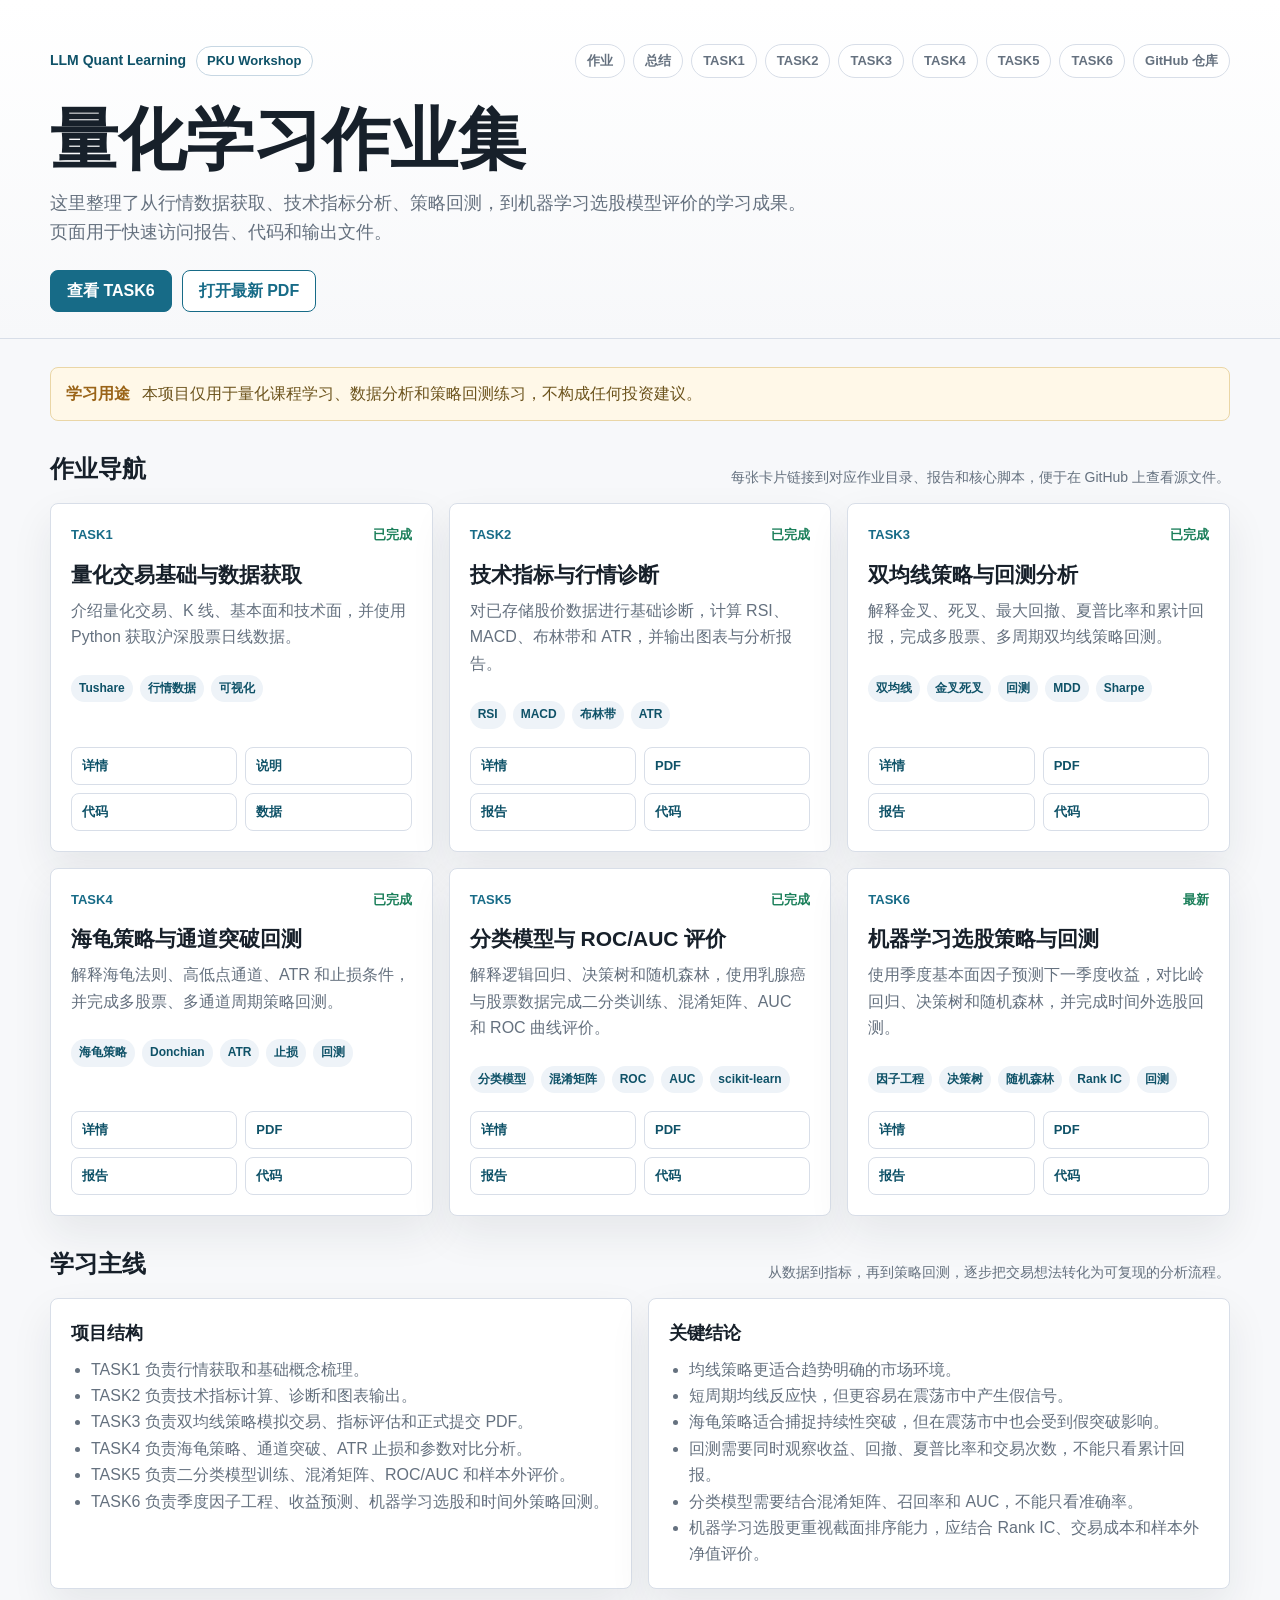
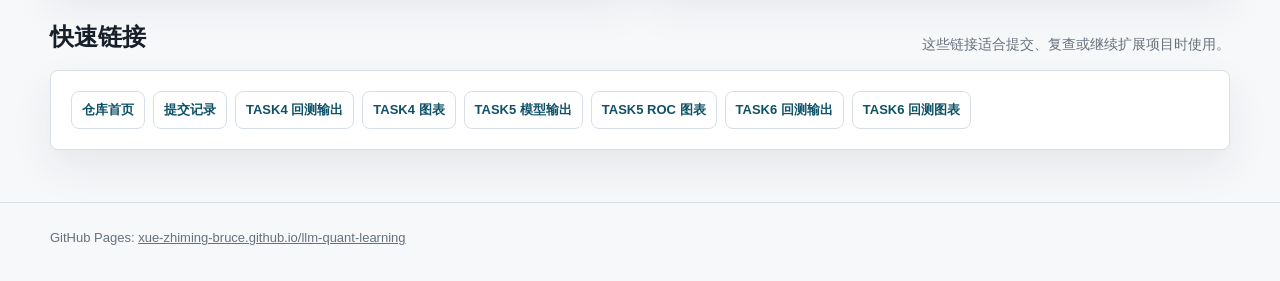
<file: docs/index.html>
<!doctype html>
<html lang="zh-CN">
  <head>
    <meta charset="utf-8" />
    <meta name="viewport" content="width=device-width, initial-scale=1" />
    <title>LLM Quant Learning | 量化学习作业集</title>
    <style>
      :root {
        color-scheme: light;
        --bg: #f7f8fa;
        --surface: #ffffff;
        --surface-soft: #eef3f8;
        --ink: #17202a;
        --muted: #65717f;
        --line: #d8dee8;
        --accent: #176b87;
        --accent-strong: #0f5268;
        --good: #1b7f5a;
        --warn: #9a6418;
        --shadow: 0 18px 42px rgba(25, 38, 52, 0.08);
      }

      * {
        box-sizing: border-box;
      }

      body {
        margin: 0;
        background: var(--bg);
        color: var(--ink);
        font-family:
          Inter, "PingFang SC", "Microsoft YaHei", "Noto Sans CJK SC", Arial,
          sans-serif;
        line-height: 1.65;
      }

      a {
        color: inherit;
      }

      .shell {
        width: min(1180px, calc(100% - 40px));
        margin: 0 auto;
      }

      header {
        padding: 44px 0 26px;
        border-bottom: 1px solid var(--line);
        background: linear-gradient(180deg, #ffffff 0%, #f7f8fa 100%);
      }

      .topline {
        display: flex;
        align-items: center;
        justify-content: space-between;
        gap: 16px;
        margin-bottom: 26px;
      }

      .brand {
        display: flex;
        flex-wrap: wrap;
        align-items: center;
        gap: 10px;
        color: var(--accent-strong);
        font-size: 14px;
        font-weight: 800;
      }

      .badge {
        display: inline-flex;
        align-items: center;
        min-height: 30px;
        padding: 0 10px;
        border: 1px solid #c7d7e3;
        border-radius: 999px;
        background: #ffffff;
        color: var(--accent-strong);
        font-size: 13px;
        font-weight: 700;
      }

      nav {
        display: flex;
        flex-wrap: wrap;
        gap: 8px;
      }

      nav a {
        min-height: 34px;
        padding: 5px 11px;
        border: 1px solid var(--line);
        border-radius: 999px;
        background: #ffffff;
        color: var(--muted);
        text-decoration: none;
        font-size: 13px;
        font-weight: 700;
      }

      nav a:hover,
      nav a:focus-visible {
        border-color: var(--accent);
        color: var(--accent);
        outline: none;
      }

      h1,
      h2,
      h3,
      p {
        margin-top: 0;
      }

      h1 {
        max-width: 820px;
        margin-bottom: 14px;
        font-size: clamp(34px, 6vw, 68px);
        line-height: 1.04;
        letter-spacing: 0;
      }

      .lead {
        max-width: 760px;
        margin-bottom: 22px;
        color: var(--muted);
        font-size: 18px;
      }

      .hero-actions {
        display: flex;
        flex-wrap: wrap;
        gap: 10px;
      }

      .button {
        display: inline-flex;
        align-items: center;
        justify-content: center;
        min-height: 42px;
        padding: 0 16px;
        border: 1px solid var(--accent);
        border-radius: 8px;
        background: var(--accent);
        color: #ffffff;
        text-decoration: none;
        font-weight: 800;
      }

      .button.secondary {
        background: #ffffff;
        color: var(--accent);
      }

      main {
        padding: 28px 0 52px;
      }

      .notice {
        display: grid;
        grid-template-columns: auto minmax(0, 1fr);
        gap: 12px;
        align-items: center;
        margin-bottom: 24px;
        padding: 13px 15px;
        border: 1px solid #ead6a6;
        border-radius: 8px;
        background: #fff8e8;
        color: #6c531c;
      }

      .notice strong {
        color: var(--warn);
      }

      .notice p {
        margin: 0;
      }

      .section-head {
        display: flex;
        align-items: end;
        justify-content: space-between;
        gap: 16px;
        margin: 28px 0 14px;
      }

      .section-head h2 {
        margin-bottom: 0;
        font-size: 24px;
      }

      .section-head p {
        max-width: 560px;
        margin-bottom: 0;
        color: var(--muted);
        font-size: 14px;
        text-align: right;
      }

      .grid {
        display: grid;
        grid-template-columns: repeat(3, minmax(0, 1fr));
        gap: 16px;
      }

      .card {
        display: flex;
        flex-direction: column;
        min-height: 320px;
        padding: 20px;
        border: 1px solid var(--line);
        border-radius: 8px;
        background: var(--surface);
        box-shadow: var(--shadow);
      }

      .card .meta {
        display: flex;
        align-items: center;
        justify-content: space-between;
        gap: 10px;
        margin-bottom: 16px;
      }

      .task-number {
        color: var(--accent);
        font-size: 13px;
        font-weight: 900;
        letter-spacing: 0;
      }

      .status {
        color: var(--good);
        font-size: 13px;
        font-weight: 800;
      }

      .card h3 {
        margin-bottom: 10px;
        font-size: 21px;
        line-height: 1.25;
      }

      .card p {
        color: var(--muted);
      }

      .tags {
        display: flex;
        flex-wrap: wrap;
        gap: 7px;
        margin: 8px 0 18px;
        padding: 0;
        list-style: none;
      }

      .tags li {
        padding: 4px 8px;
        border-radius: 999px;
        background: var(--surface-soft);
        color: var(--accent-strong);
        font-size: 12px;
        font-weight: 800;
      }

      .links {
        display: grid;
        grid-template-columns: repeat(2, minmax(0, 1fr));
        gap: 8px;
        margin-top: auto;
      }

      .links a,
      .link-row a {
        min-height: 38px;
        padding: 7px 10px;
        border: 1px solid var(--line);
        border-radius: 8px;
        background: #ffffff;
        color: var(--accent-strong);
        text-decoration: none;
        font-size: 13px;
        font-weight: 800;
      }

      .links a:hover,
      .links a:focus-visible,
      .link-row a:hover,
      .link-row a:focus-visible {
        border-color: var(--accent);
        background: #f2f8fb;
        outline: none;
      }

      .panel {
        padding: 20px;
        border: 1px solid var(--line);
        border-radius: 8px;
        background: var(--surface);
        box-shadow: var(--shadow);
      }

      .summary-grid {
        display: grid;
        grid-template-columns: 1fr 1fr;
        gap: 16px;
      }

      .panel h3 {
        margin-bottom: 8px;
        font-size: 18px;
      }

      .panel ul {
        margin: 0;
        padding-left: 20px;
        color: var(--muted);
      }

      .link-row {
        display: flex;
        flex-wrap: wrap;
        gap: 8px;
      }

      footer {
        padding: 24px 0 32px;
        border-top: 1px solid var(--line);
        color: var(--muted);
        font-size: 13px;
      }

      @media (max-width: 1100px) {
        .grid {
          grid-template-columns: repeat(2, minmax(0, 1fr));
        }
      }

      @media (max-width: 900px) {
        .topline,
        .section-head {
          align-items: flex-start;
          flex-direction: column;
        }

        .section-head p {
          text-align: left;
        }

        .summary-grid {
          grid-template-columns: 1fr;
        }
      }

      @media (max-width: 560px) {
        .shell {
          width: min(100% - 28px, 1180px);
        }

        header {
          padding-top: 28px;
        }

        h1 {
          font-size: 36px;
        }

        .lead {
          font-size: 16px;
        }

        .notice {
          grid-template-columns: 1fr;
        }

        .grid,
        .links {
          grid-template-columns: 1fr;
        }
      }
    </style>
  </head>
  <body>
    <header>
      <div class="shell">
        <div class="topline">
          <div class="brand">
            <span>LLM Quant Learning</span>
            <span class="badge">PKU Workshop</span>
          </div>
          <nav aria-label="页面导航">
            <a href="#tasks">作业</a>
            <a href="#summary">总结</a>
            <a href="task1.html">TASK1</a>
            <a href="task2.html">TASK2</a>
            <a href="task3.html">TASK3</a>
            <a href="task4.html">TASK4</a>
            <a href="task5.html">TASK5</a>
            <a href="task6.html">TASK6</a>
            <a href="https://github.com/Xue-Zhiming-Bruce/llm-quant-learning">GitHub 仓库</a>
          </nav>
        </div>
        <h1>量化学习作业集</h1>
        <p class="lead">
          这里整理了从行情数据获取、技术指标分析、策略回测，到机器学习选股模型评价的学习成果。页面用于快速访问报告、代码和输出文件。
        </p>
        <div class="hero-actions">
          <a class="button" href="task6.html">查看 TASK6</a>
          <a class="button secondary" href="files/%E8%96%9B%E6%99%BA%E9%B8%A3TASK6.pdf">打开最新 PDF</a>
        </div>
      </div>
    </header>

    <main class="shell">
      <section class="notice" aria-label="学习用途说明">
        <strong>学习用途</strong>
        <p>本项目仅用于量化课程学习、数据分析和策略回测练习，不构成任何投资建议。</p>
      </section>

      <section id="tasks" aria-labelledby="tasks-title">
        <div class="section-head">
          <h2 id="tasks-title">作业导航</h2>
          <p>每张卡片链接到对应作业目录、报告和核心脚本，便于在 GitHub 上查看源文件。</p>
        </div>

        <div class="grid">
          <article class="card">
            <div class="meta">
              <span class="task-number">TASK1</span>
              <span class="status">已完成</span>
            </div>
            <h3>量化交易基础与数据获取</h3>
            <p>介绍量化交易、K 线、基本面和技术面，并使用 Python 获取沪深股票日线数据。</p>
            <ul class="tags">
              <li>Tushare</li>
              <li>行情数据</li>
              <li>可视化</li>
            </ul>
            <div class="links">
              <a href="task1.html">详情</a>
              <a href="https://github.com/Xue-Zhiming-Bruce/llm-quant-learning/blob/main/TASK1/README.md">说明</a>
              <a href="https://github.com/Xue-Zhiming-Bruce/llm-quant-learning/blob/main/TASK1/fetch_stock_data.py">代码</a>
              <a href="https://github.com/Xue-Zhiming-Bruce/llm-quant-learning/blob/main/TASK1/data/688017.SH_daily_20250629_20260629.csv">数据</a>
            </div>
          </article>

          <article class="card">
            <div class="meta">
              <span class="task-number">TASK2</span>
              <span class="status">已完成</span>
            </div>
            <h3>技术指标与行情诊断</h3>
            <p>对已存储股价数据进行基础诊断，计算 RSI、MACD、布林带和 ATR，并输出图表与分析报告。</p>
            <ul class="tags">
              <li>RSI</li>
              <li>MACD</li>
              <li>布林带</li>
              <li>ATR</li>
            </ul>
            <div class="links">
              <a href="task2.html">详情</a>
              <a href="https://github.com/Xue-Zhiming-Bruce/llm-quant-learning/blob/main/TASK2/%E8%96%9B%E6%99%BA%E9%B8%A3TASK2.pdf">PDF</a>
              <a href="https://github.com/Xue-Zhiming-Bruce/llm-quant-learning/blob/main/TASK2/analysis_report.md">报告</a>
              <a href="https://github.com/Xue-Zhiming-Bruce/llm-quant-learning/blob/main/TASK2/analyze_technical_indicators.py">代码</a>
            </div>
          </article>

          <article class="card">
            <div class="meta">
              <span class="task-number">TASK3</span>
              <span class="status">已完成</span>
            </div>
            <h3>双均线策略与回测分析</h3>
            <p>解释金叉、死叉、最大回撤、夏普比率和累计回报，完成多股票、多周期双均线策略回测。</p>
            <ul class="tags">
              <li>双均线</li>
              <li>金叉死叉</li>
              <li>回测</li>
              <li>MDD</li>
              <li>Sharpe</li>
            </ul>
            <div class="links">
              <a href="task3.html">详情</a>
              <a href="https://github.com/Xue-Zhiming-Bruce/llm-quant-learning/blob/main/TASK3/%E8%96%9B%E6%99%BA%E9%B8%A3TASK3.pdf">PDF</a>
              <a href="https://github.com/Xue-Zhiming-Bruce/llm-quant-learning/blob/main/TASK3/analysis_report.md">报告</a>
              <a href="https://github.com/Xue-Zhiming-Bruce/llm-quant-learning/blob/main/TASK3/analyze_double_ma_strategy.py">代码</a>
            </div>
          </article>

          <article class="card">
            <div class="meta">
              <span class="task-number">TASK4</span>
              <span class="status">已完成</span>
            </div>
            <h3>海龟策略与通道突破回测</h3>
            <p>解释海龟法则、高低点通道、ATR 和止损条件，并完成多股票、多通道周期策略回测。</p>
            <ul class="tags">
              <li>海龟策略</li>
              <li>Donchian</li>
              <li>ATR</li>
              <li>止损</li>
              <li>回测</li>
            </ul>
            <div class="links">
              <a href="task4.html">详情</a>
              <a href="https://github.com/Xue-Zhiming-Bruce/llm-quant-learning/blob/main/TASK4/%E8%96%9B%E6%99%BA%E9%B8%A3TASK4.pdf">PDF</a>
              <a href="https://github.com/Xue-Zhiming-Bruce/llm-quant-learning/blob/main/TASK4/analysis_report.md">报告</a>
              <a href="https://github.com/Xue-Zhiming-Bruce/llm-quant-learning/blob/main/TASK4/analyze_turtle_strategy.py">代码</a>
            </div>
          </article>

          <article class="card">
            <div class="meta">
              <span class="task-number">TASK5</span>
              <span class="status">已完成</span>
            </div>
            <h3>分类模型与 ROC/AUC 评价</h3>
            <p>解释逻辑回归、决策树和随机森林，使用乳腺癌与股票数据完成二分类训练、混淆矩阵、AUC 和 ROC 曲线评价。</p>
            <ul class="tags">
              <li>分类模型</li>
              <li>混淆矩阵</li>
              <li>ROC</li>
              <li>AUC</li>
              <li>scikit-learn</li>
            </ul>
            <div class="links">
              <a href="task5.html">详情</a>
              <a href="files/%E8%96%9B%E6%99%BA%E9%B8%A3TASK5.pdf">PDF</a>
              <a href="https://github.com/Xue-Zhiming-Bruce/llm-quant-learning/blob/main/TASK5/analysis_report.md">报告</a>
              <a href="https://github.com/Xue-Zhiming-Bruce/llm-quant-learning/blob/main/TASK5/analyze_classification.py">代码</a>
            </div>
          </article>

          <article class="card">
            <div class="meta">
              <span class="task-number">TASK6</span>
              <span class="status">最新</span>
            </div>
            <h3>机器学习选股策略与回测</h3>
            <p>使用季度基本面因子预测下一季度收益，对比岭回归、决策树和随机森林，并完成时间外选股回测。</p>
            <ul class="tags">
              <li>因子工程</li>
              <li>决策树</li>
              <li>随机森林</li>
              <li>Rank IC</li>
              <li>回测</li>
            </ul>
            <div class="links">
              <a href="task6.html">详情</a>
              <a href="files/%E8%96%9B%E6%99%BA%E9%B8%A3TASK6.pdf">PDF</a>
              <a href="https://github.com/Xue-Zhiming-Bruce/llm-quant-learning/blob/main/TASK6/analysis_report.md">报告</a>
              <a href="https://github.com/Xue-Zhiming-Bruce/llm-quant-learning/blob/main/TASK6/analyze_ml_strategy.py">代码</a>
            </div>
          </article>
        </div>
      </section>

      <section id="summary" aria-labelledby="summary-title">
        <div class="section-head">
          <h2 id="summary-title">学习主线</h2>
          <p>从数据到指标，再到策略回测，逐步把交易想法转化为可复现的分析流程。</p>
        </div>

        <div class="summary-grid">
          <div class="panel">
            <h3>项目结构</h3>
            <ul>
              <li>TASK1 负责行情获取和基础概念梳理。</li>
              <li>TASK2 负责技术指标计算、诊断和图表输出。</li>
              <li>TASK3 负责双均线策略模拟交易、指标评估和正式提交 PDF。</li>
              <li>TASK4 负责海龟策略、通道突破、ATR 止损和参数对比分析。</li>
              <li>TASK5 负责二分类模型训练、混淆矩阵、ROC/AUC 和样本外评价。</li>
              <li>TASK6 负责季度因子工程、收益预测、机器学习选股和时间外策略回测。</li>
            </ul>
          </div>
          <div class="panel">
            <h3>关键结论</h3>
            <ul>
              <li>均线策略更适合趋势明确的市场环境。</li>
              <li>短周期均线反应快，但更容易在震荡市中产生假信号。</li>
              <li>海龟策略适合捕捉持续性突破，但在震荡市中也会受到假突破影响。</li>
              <li>回测需要同时观察收益、回撤、夏普比率和交易次数，不能只看累计回报。</li>
              <li>分类模型需要结合混淆矩阵、召回率和 AUC，不能只看准确率。</li>
              <li>机器学习选股更重视截面排序能力，应结合 Rank IC、交易成本和样本外净值评价。</li>
            </ul>
          </div>
        </div>
      </section>

      <section aria-labelledby="quick-links-title">
        <div class="section-head">
          <h2 id="quick-links-title">快速链接</h2>
          <p>这些链接适合提交、复查或继续扩展项目时使用。</p>
        </div>
        <div class="panel">
          <div class="link-row">
            <a href="https://github.com/Xue-Zhiming-Bruce/llm-quant-learning">仓库首页</a>
            <a href="https://github.com/Xue-Zhiming-Bruce/llm-quant-learning/commits/main">提交记录</a>
            <a href="https://github.com/Xue-Zhiming-Bruce/llm-quant-learning/tree/main/TASK4/output">TASK4 回测输出</a>
            <a href="https://github.com/Xue-Zhiming-Bruce/llm-quant-learning/tree/main/TASK4/figures">TASK4 图表</a>
            <a href="https://github.com/Xue-Zhiming-Bruce/llm-quant-learning/tree/main/TASK5/output">TASK5 模型输出</a>
            <a href="https://github.com/Xue-Zhiming-Bruce/llm-quant-learning/tree/main/TASK5/figures">TASK5 ROC 图表</a>
            <a href="https://github.com/Xue-Zhiming-Bruce/llm-quant-learning/tree/main/TASK6/output">TASK6 回测输出</a>
            <a href="https://github.com/Xue-Zhiming-Bruce/llm-quant-learning/tree/main/TASK6/figures">TASK6 回测图表</a>
          </div>
        </div>
      </section>
    </main>

    <footer>
      <div class="shell">
        GitHub Pages: <a href="https://xue-zhiming-bruce.github.io/llm-quant-learning/">xue-zhiming-bruce.github.io/llm-quant-learning</a>
      </div>
    </footer>
  </body>
</html>
</file>
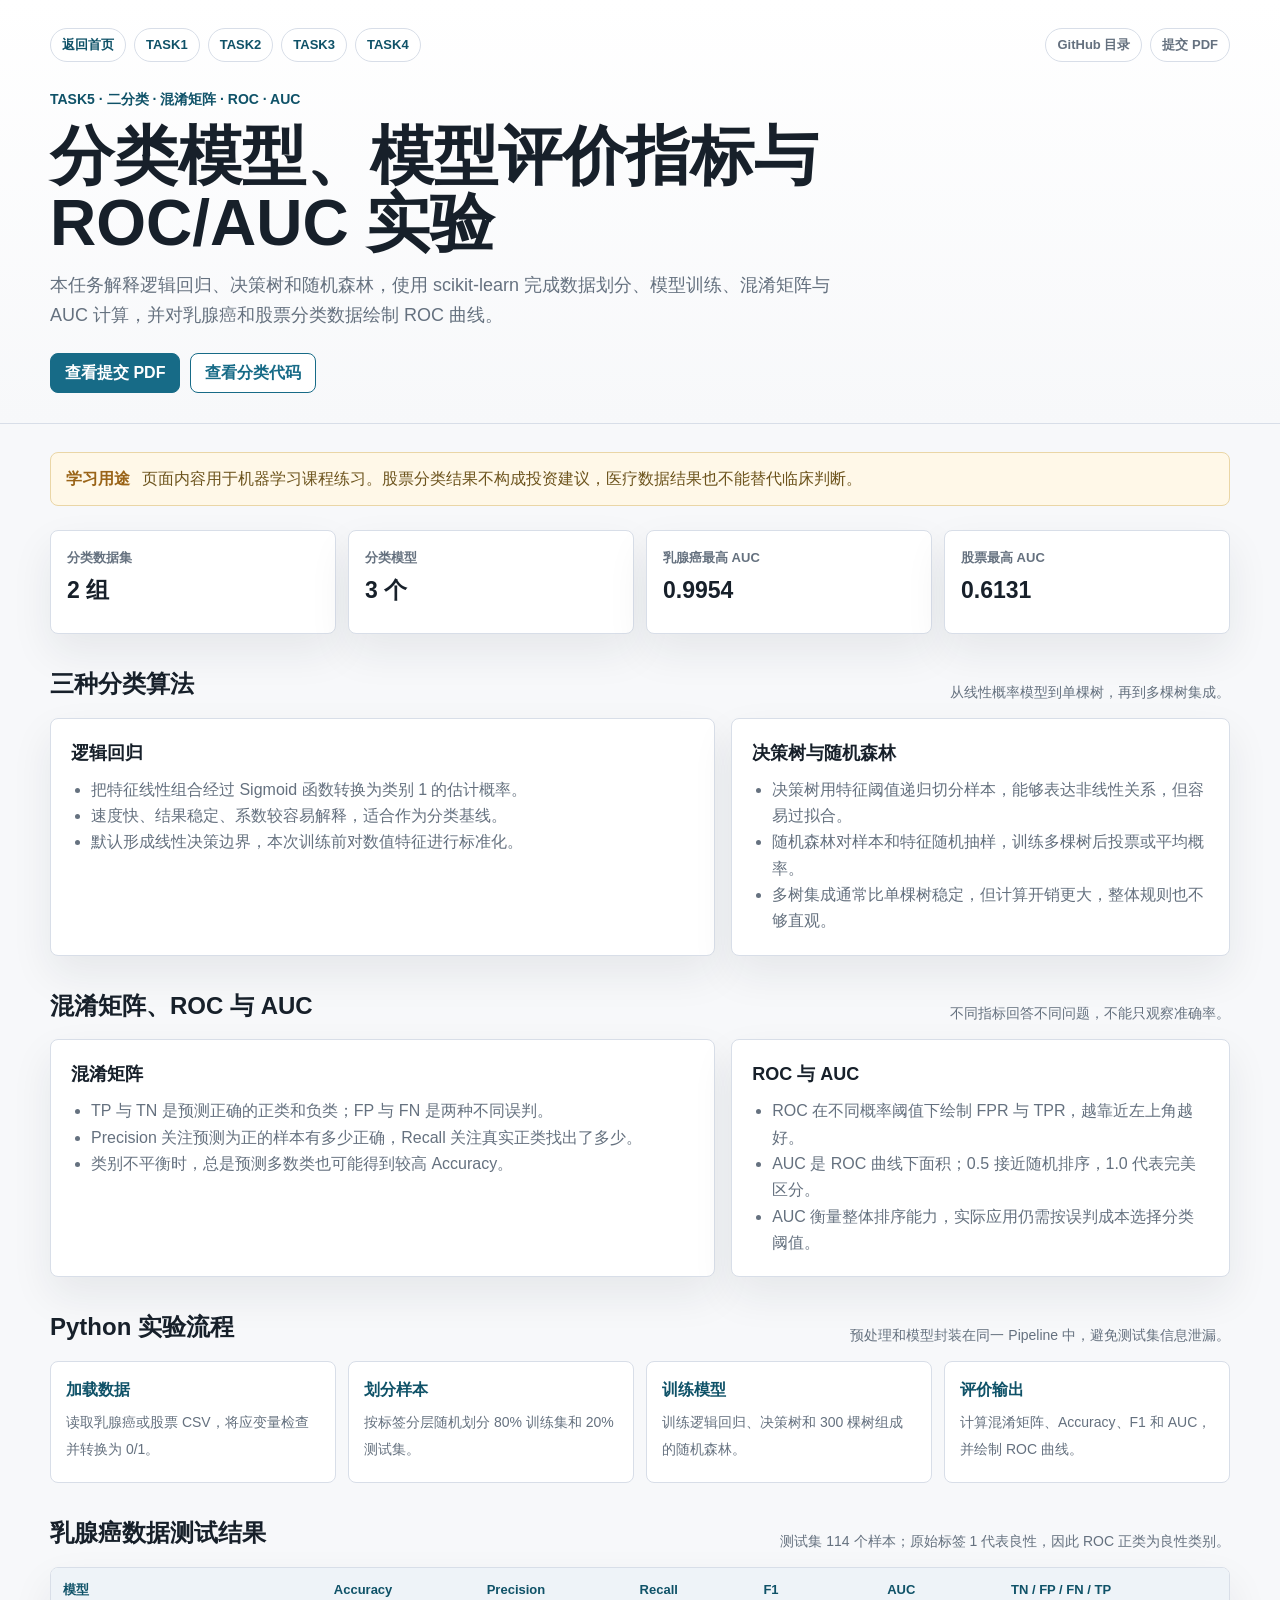
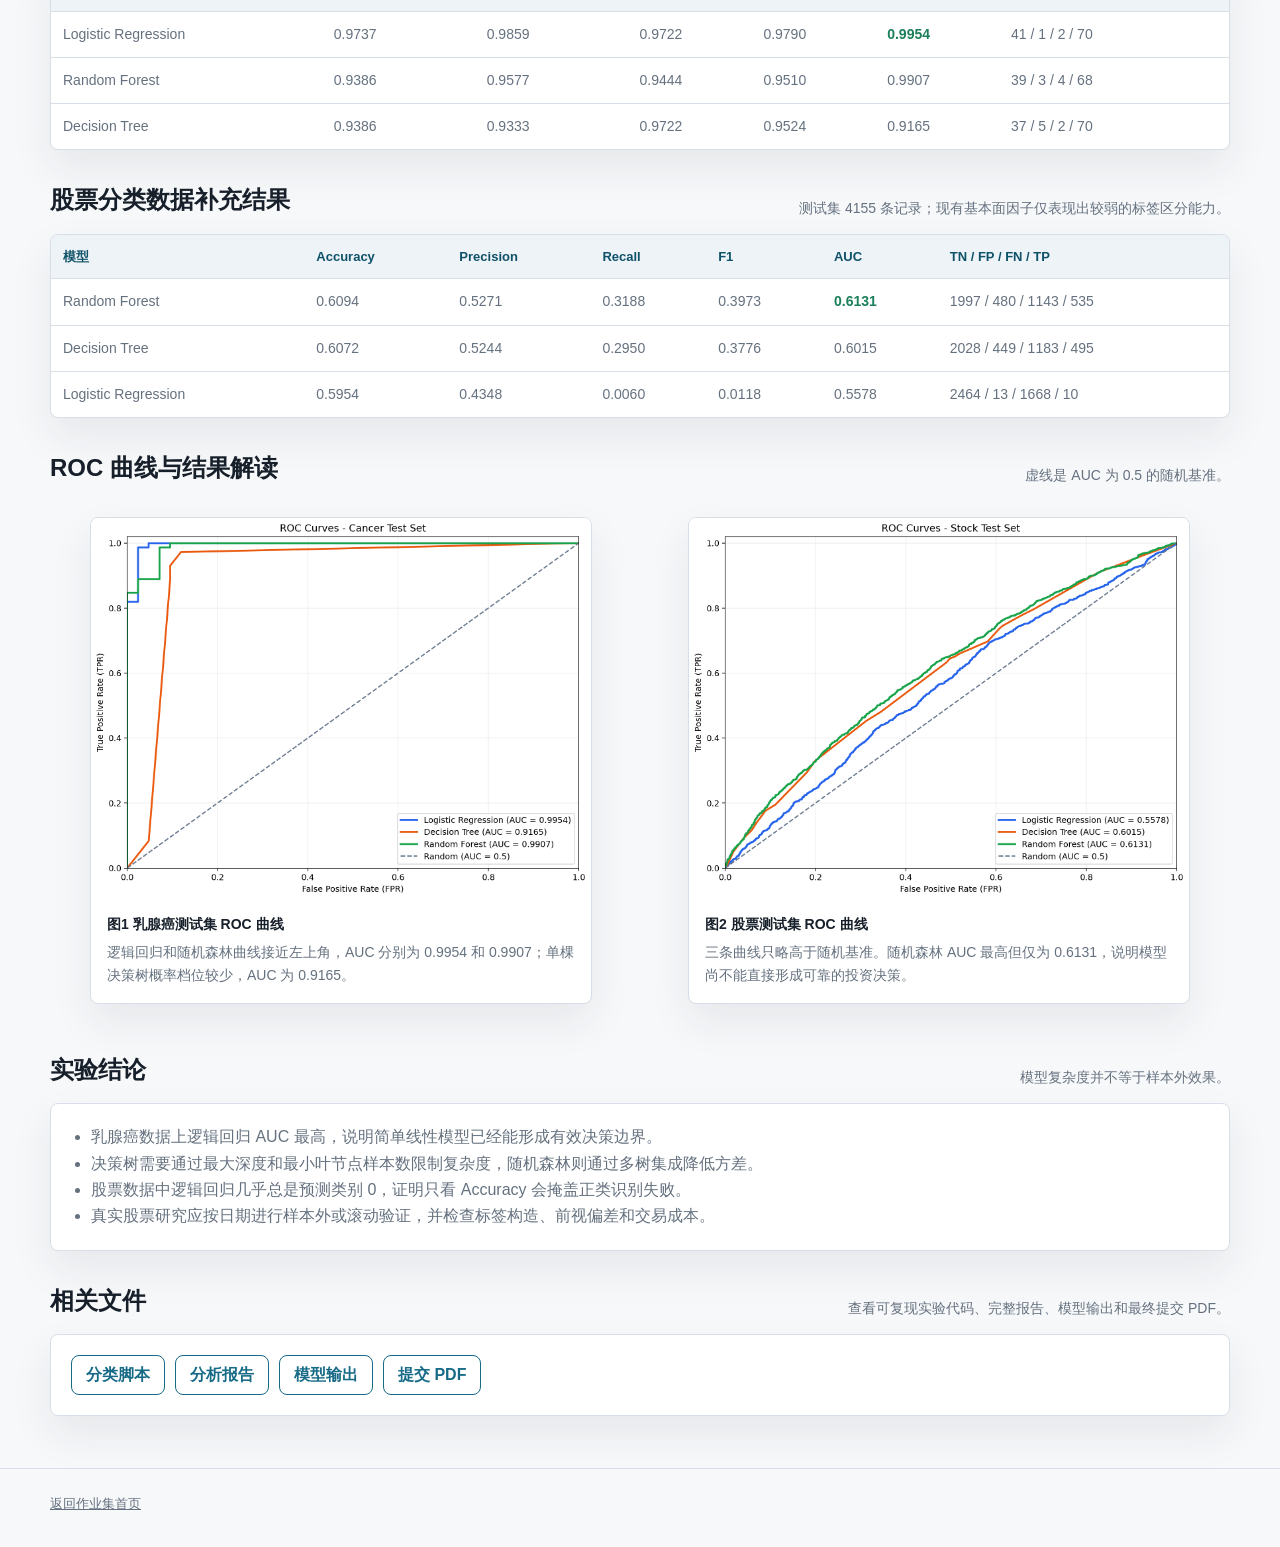
<file: docs/task5.html>
<!doctype html>
<html lang="zh-CN">
  <head>
    <meta charset="utf-8" />
    <meta name="viewport" content="width=device-width, initial-scale=1" />
    <title>TASK5 | 分类模型与 ROC/AUC 评价</title>
    <link rel="stylesheet" href="task-detail.css" />
  </head>
  <body>
    <header>
      <div class="shell">
        <div class="topline">
          <div class="brand">
            <a href="index.html">返回首页</a>
            <a href="task1.html">TASK1</a>
            <a href="task2.html">TASK2</a>
            <a href="task3.html">TASK3</a>
            <a href="task4.html">TASK4</a>
          </div>
          <nav aria-label="外部链接">
            <a href="https://github.com/Xue-Zhiming-Bruce/llm-quant-learning/tree/main/TASK5">GitHub 目录</a>
            <a href="files/%E8%96%9B%E6%99%BA%E9%B8%A3TASK5.pdf">提交 PDF</a>
          </nav>
        </div>
        <p class="eyebrow">TASK5 · 二分类 · 混淆矩阵 · ROC · AUC</p>
        <h1>分类模型、模型评价指标与 ROC/AUC 实验</h1>
        <p class="lead">
          本任务解释逻辑回归、决策树和随机森林，使用 scikit-learn 完成数据划分、模型训练、混淆矩阵与 AUC 计算，并对乳腺癌和股票分类数据绘制 ROC 曲线。
        </p>
        <div class="actions">
          <a class="button" href="files/%E8%96%9B%E6%99%BA%E9%B8%A3TASK5.pdf">查看提交 PDF</a>
          <a class="button secondary" href="https://github.com/Xue-Zhiming-Bruce/llm-quant-learning/blob/main/TASK5/analyze_classification.py">查看分类代码</a>
        </div>
      </div>
    </header>

    <main class="shell">
      <section class="notice" aria-label="学习用途说明">
        <strong>学习用途</strong>
        <p>页面内容用于机器学习课程练习。股票分类结果不构成投资建议，医疗数据结果也不能替代临床判断。</p>
      </section>

      <section class="stats" aria-label="任务概览">
        <article class="stat">
          <span>分类数据集</span>
          <strong>2 组</strong>
        </article>
        <article class="stat">
          <span>分类模型</span>
          <strong>3 个</strong>
        </article>
        <article class="stat">
          <span>乳腺癌最高 AUC</span>
          <strong>0.9954</strong>
        </article>
        <article class="stat">
          <span>股票最高 AUC</span>
          <strong>0.6131</strong>
        </article>
      </section>

      <section aria-labelledby="models-title">
        <div class="section-head">
          <h2 id="models-title">三种分类算法</h2>
          <p>从线性概率模型到单棵树，再到多棵树集成。</p>
        </div>
        <div class="two-column">
          <div class="panel">
            <h3>逻辑回归</h3>
            <ul>
              <li>把特征线性组合经过 Sigmoid 函数转换为类别 1 的估计概率。</li>
              <li>速度快、结果稳定、系数较容易解释，适合作为分类基线。</li>
              <li>默认形成线性决策边界，本次训练前对数值特征进行标准化。</li>
            </ul>
          </div>
          <div class="panel">
            <h3>决策树与随机森林</h3>
            <ul>
              <li>决策树用特征阈值递归切分样本，能够表达非线性关系，但容易过拟合。</li>
              <li>随机森林对样本和特征随机抽样，训练多棵树后投票或平均概率。</li>
              <li>多树集成通常比单棵树稳定，但计算开销更大，整体规则也不够直观。</li>
            </ul>
          </div>
        </div>
      </section>

      <section aria-labelledby="metrics-concept-title">
        <div class="section-head">
          <h2 id="metrics-concept-title">混淆矩阵、ROC 与 AUC</h2>
          <p>不同指标回答不同问题，不能只观察准确率。</p>
        </div>
        <div class="two-column">
          <div class="panel">
            <h3>混淆矩阵</h3>
            <ul>
              <li>TP 与 TN 是预测正确的正类和负类；FP 与 FN 是两种不同误判。</li>
              <li>Precision 关注预测为正的样本有多少正确，Recall 关注真实正类找出了多少。</li>
              <li>类别不平衡时，总是预测多数类也可能得到较高 Accuracy。</li>
            </ul>
          </div>
          <div class="panel">
            <h3>ROC 与 AUC</h3>
            <ul>
              <li>ROC 在不同概率阈值下绘制 FPR 与 TPR，越靠近左上角越好。</li>
              <li>AUC 是 ROC 曲线下面积；0.5 接近随机排序，1.0 代表完美区分。</li>
              <li>AUC 衡量整体排序能力，实际应用仍需按误判成本选择分类阈值。</li>
            </ul>
          </div>
        </div>
      </section>

      <section aria-labelledby="process-title">
        <div class="section-head">
          <h2 id="process-title">Python 实验流程</h2>
          <p>预处理和模型封装在同一 Pipeline 中，避免测试集信息泄漏。</p>
        </div>
        <ol class="process">
          <li>
            <strong>加载数据</strong>
            <span>读取乳腺癌或股票 CSV，将应变量检查并转换为 0/1。</span>
          </li>
          <li>
            <strong>划分样本</strong>
            <span>按标签分层随机划分 80% 训练集和 20% 测试集。</span>
          </li>
          <li>
            <strong>训练模型</strong>
            <span>训练逻辑回归、决策树和 300 棵树组成的随机森林。</span>
          </li>
          <li>
            <strong>评价输出</strong>
            <span>计算混淆矩阵、Accuracy、F1 和 AUC，并绘制 ROC 曲线。</span>
          </li>
        </ol>
      </section>

      <section aria-labelledby="cancer-results-title">
        <div class="section-head">
          <h2 id="cancer-results-title">乳腺癌数据测试结果</h2>
          <p>测试集 114 个样本；原始标签 1 代表良性，因此 ROC 正类为良性类别。</p>
        </div>
        <div class="table-wrap">
          <table>
            <thead>
              <tr>
                <th>模型</th>
                <th>Accuracy</th>
                <th>Precision</th>
                <th>Recall</th>
                <th>F1</th>
                <th>AUC</th>
                <th>TN / FP / FN / TP</th>
              </tr>
            </thead>
            <tbody>
              <tr>
                <td>Logistic Regression</td>
                <td>0.9737</td>
                <td>0.9859</td>
                <td>0.9722</td>
                <td>0.9790</td>
                <td class="positive">0.9954</td>
                <td>41 / 1 / 2 / 70</td>
              </tr>
              <tr>
                <td>Random Forest</td>
                <td>0.9386</td>
                <td>0.9577</td>
                <td>0.9444</td>
                <td>0.9510</td>
                <td>0.9907</td>
                <td>39 / 3 / 4 / 68</td>
              </tr>
              <tr>
                <td>Decision Tree</td>
                <td>0.9386</td>
                <td>0.9333</td>
                <td>0.9722</td>
                <td>0.9524</td>
                <td>0.9165</td>
                <td>37 / 5 / 2 / 70</td>
              </tr>
            </tbody>
          </table>
        </div>
      </section>

      <section aria-labelledby="stock-results-title">
        <div class="section-head">
          <h2 id="stock-results-title">股票分类数据补充结果</h2>
          <p>测试集 4155 条记录；现有基本面因子仅表现出较弱的标签区分能力。</p>
        </div>
        <div class="table-wrap">
          <table>
            <thead>
              <tr>
                <th>模型</th>
                <th>Accuracy</th>
                <th>Precision</th>
                <th>Recall</th>
                <th>F1</th>
                <th>AUC</th>
                <th>TN / FP / FN / TP</th>
              </tr>
            </thead>
            <tbody>
              <tr>
                <td>Random Forest</td>
                <td>0.6094</td>
                <td>0.5271</td>
                <td>0.3188</td>
                <td>0.3973</td>
                <td class="positive">0.6131</td>
                <td>1997 / 480 / 1143 / 535</td>
              </tr>
              <tr>
                <td>Decision Tree</td>
                <td>0.6072</td>
                <td>0.5244</td>
                <td>0.2950</td>
                <td>0.3776</td>
                <td>0.6015</td>
                <td>2028 / 449 / 1183 / 495</td>
              </tr>
              <tr>
                <td>Logistic Regression</td>
                <td>0.5954</td>
                <td>0.4348</td>
                <td>0.0060</td>
                <td>0.0118</td>
                <td>0.5578</td>
                <td>2464 / 13 / 1668 / 10</td>
              </tr>
            </tbody>
          </table>
        </div>
      </section>

      <section aria-labelledby="figures-title">
        <div class="section-head">
          <h2 id="figures-title">ROC 曲线与结果解读</h2>
          <p>虚线是 AUC 为 0.5 的随机基准。</p>
        </div>
        <div class="figures">
          <figure class="figure-card">
            <img src="assets/task5_roc_cancer.png" alt="乳腺癌测试集三种分类模型 ROC 曲线" />
            <figcaption>
              <strong>图1 乳腺癌测试集 ROC 曲线</strong>
              逻辑回归和随机森林曲线接近左上角，AUC 分别为 0.9954 和 0.9907；单棵决策树概率档位较少，AUC 为 0.9165。
            </figcaption>
          </figure>
          <figure class="figure-card">
            <img src="assets/task5_roc_stock.png" alt="股票测试集三种分类模型 ROC 曲线" />
            <figcaption>
              <strong>图2 股票测试集 ROC 曲线</strong>
              三条曲线只略高于随机基准。随机森林 AUC 最高但仅为 0.6131，说明模型尚不能直接形成可靠的投资决策。
            </figcaption>
          </figure>
        </div>
      </section>

      <section aria-labelledby="takeaway-title">
        <div class="section-head">
          <h2 id="takeaway-title">实验结论</h2>
          <p>模型复杂度并不等于样本外效果。</p>
        </div>
        <div class="panel">
          <ul>
            <li>乳腺癌数据上逻辑回归 AUC 最高，说明简单线性模型已经能形成有效决策边界。</li>
            <li>决策树需要通过最大深度和最小叶节点样本数限制复杂度，随机森林则通过多树集成降低方差。</li>
            <li>股票数据中逻辑回归几乎总是预测类别 0，证明只看 Accuracy 会掩盖正类识别失败。</li>
            <li>真实股票研究应按日期进行样本外或滚动验证，并检查标签构造、前视偏差和交易成本。</li>
          </ul>
        </div>
      </section>

      <section aria-labelledby="files-title">
        <div class="section-head">
          <h2 id="files-title">相关文件</h2>
          <p>查看可复现实验代码、完整报告、模型输出和最终提交 PDF。</p>
        </div>
        <div class="panel">
          <div class="link-row">
            <a href="https://github.com/Xue-Zhiming-Bruce/llm-quant-learning/blob/main/TASK5/analyze_classification.py">分类脚本</a>
            <a href="https://github.com/Xue-Zhiming-Bruce/llm-quant-learning/blob/main/TASK5/analysis_report.md">分析报告</a>
            <a href="https://github.com/Xue-Zhiming-Bruce/llm-quant-learning/tree/main/TASK5/output">模型输出</a>
            <a href="files/%E8%96%9B%E6%99%BA%E9%B8%A3TASK5.pdf">提交 PDF</a>
          </div>
        </div>
      </section>
    </main>

    <footer>
      <div class="shell">
        <a href="index.html">返回作业集首页</a>
      </div>
    </footer>
  </body>
</html>
</file>
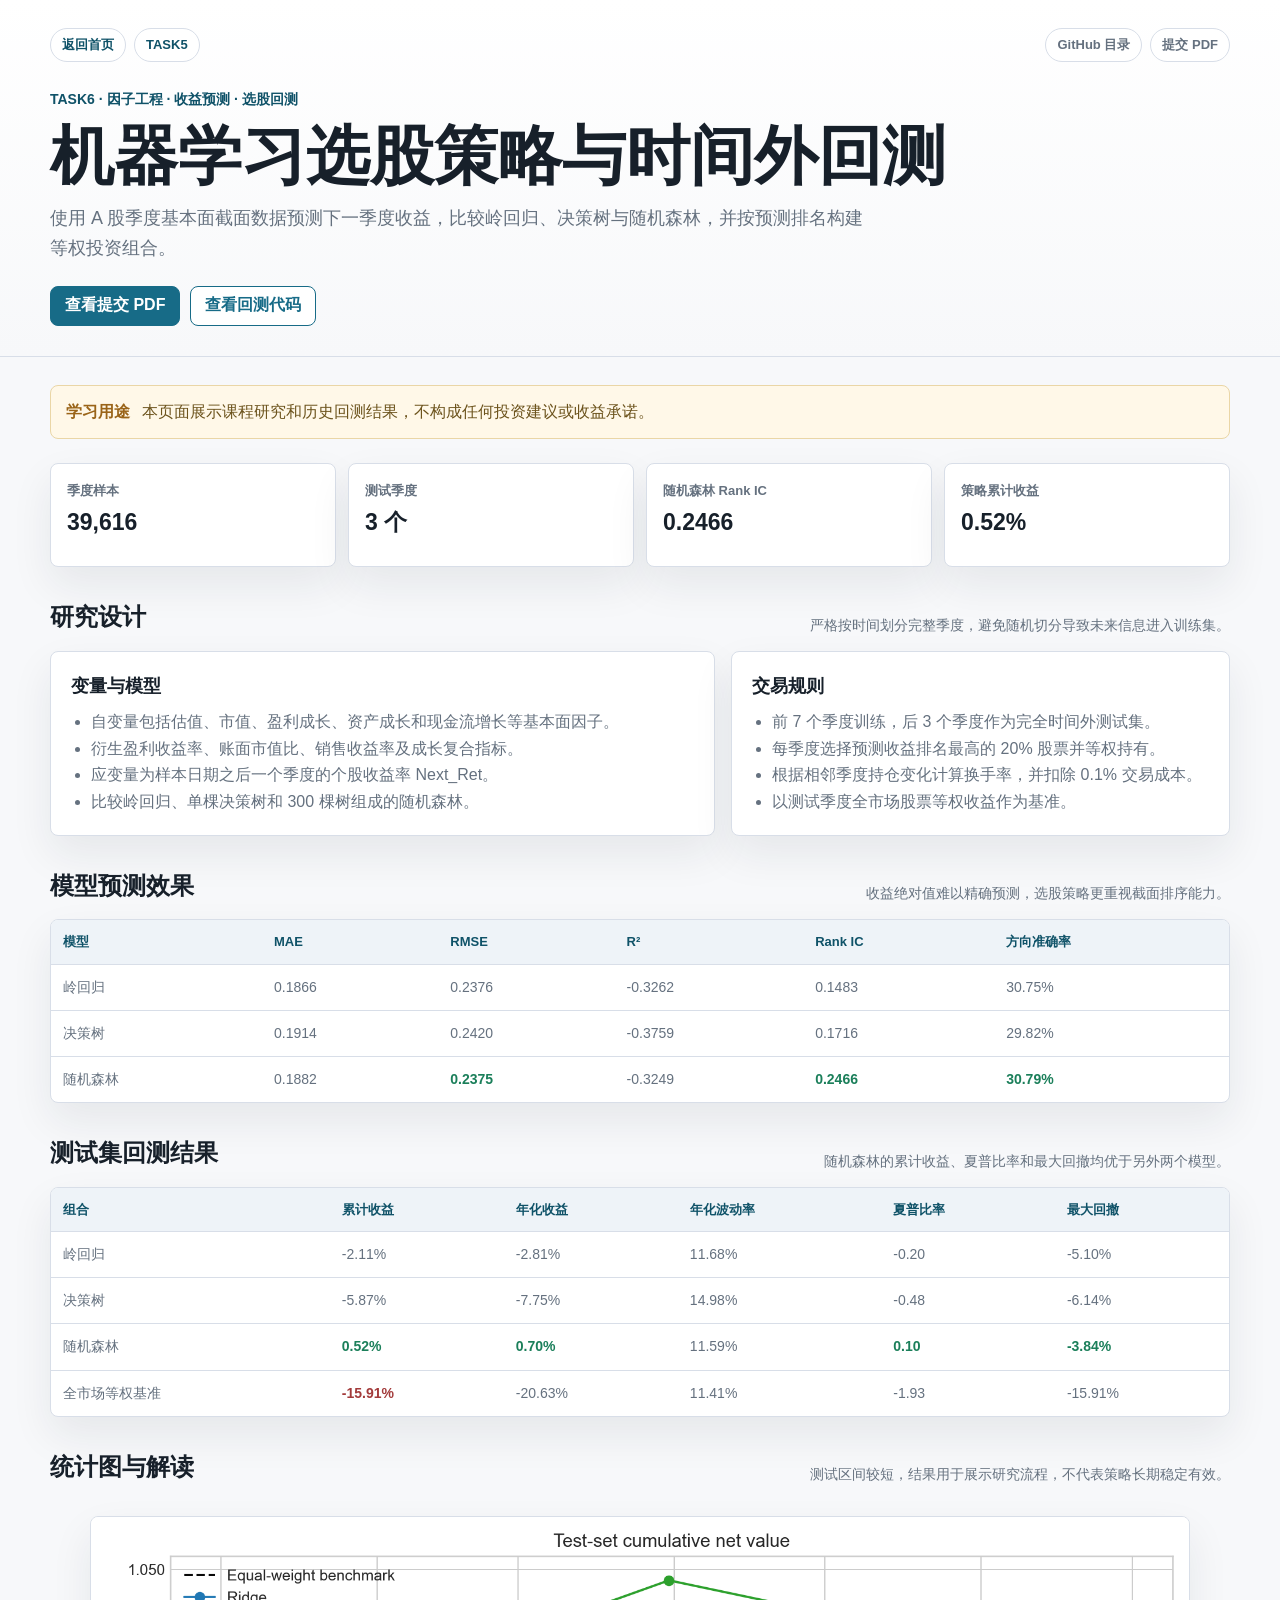
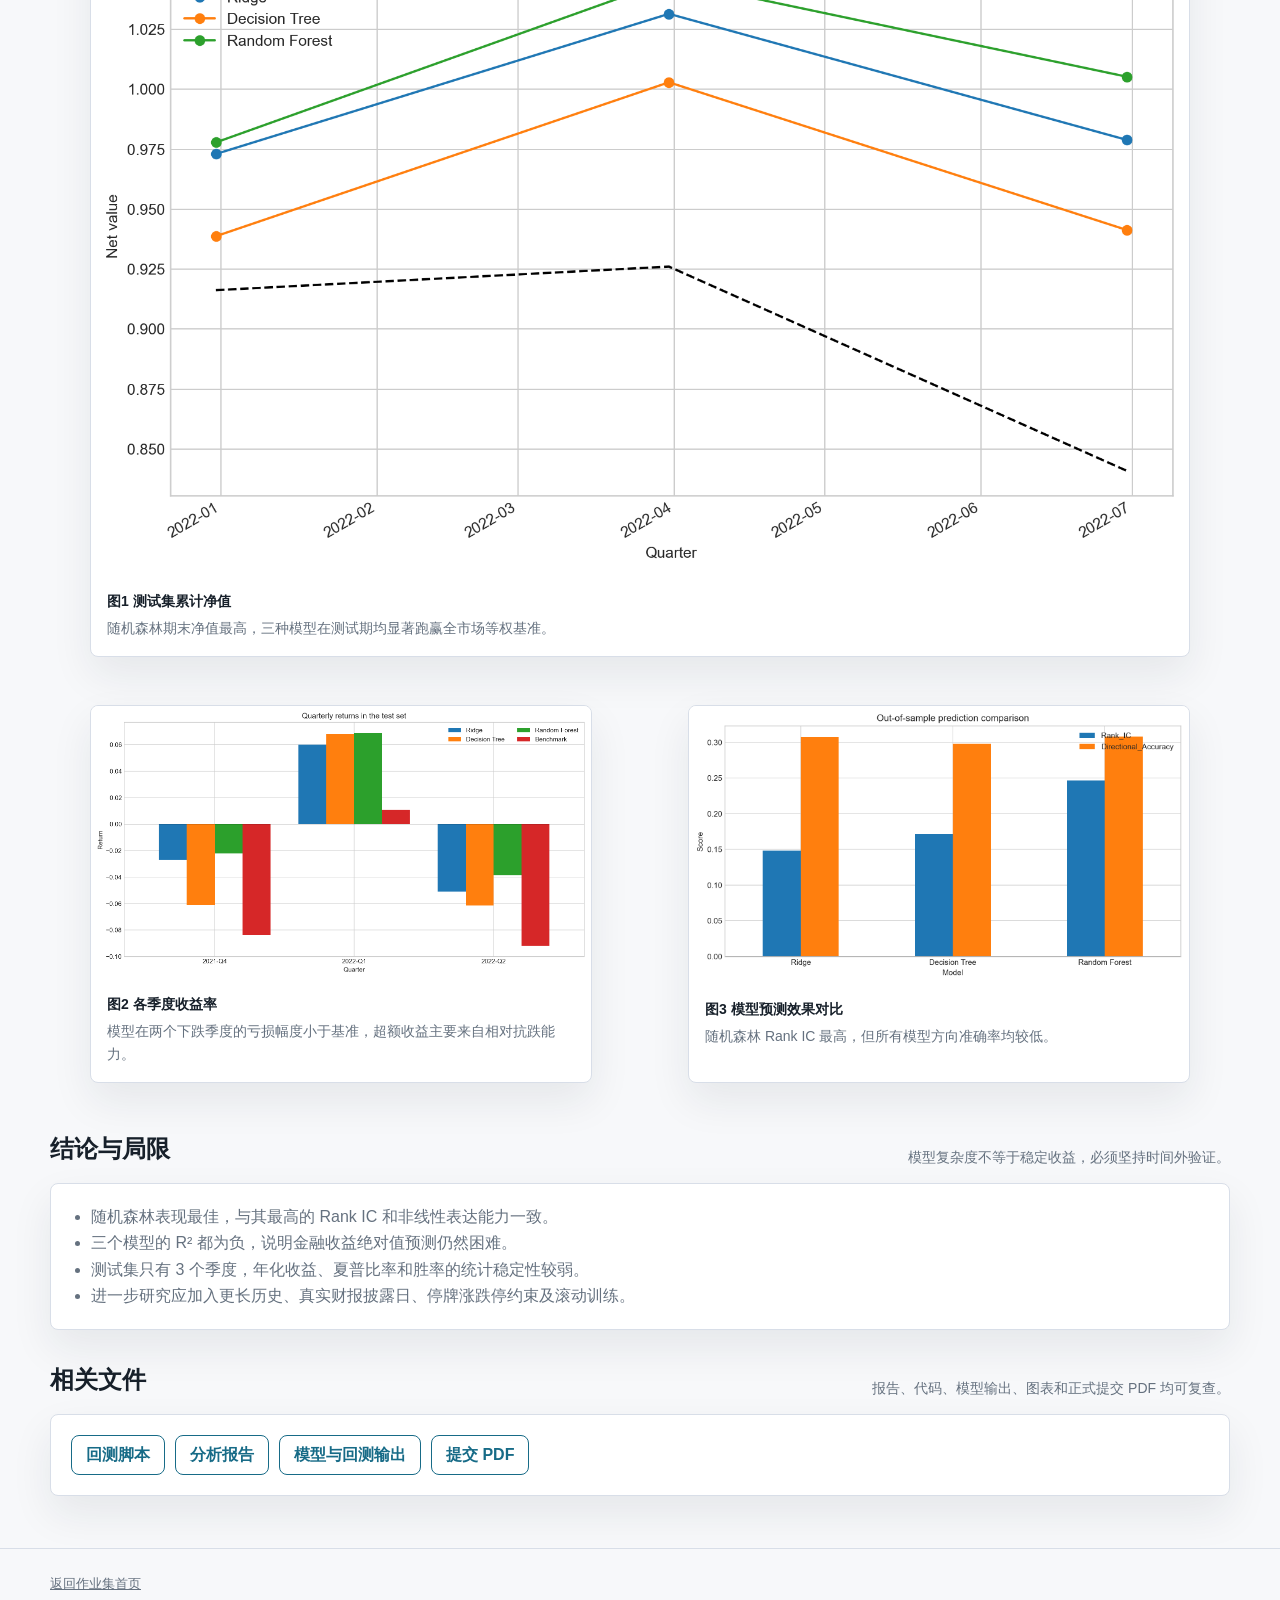
<file: docs/task6.html>
<!doctype html>
<html lang="zh-CN">
  <head>
    <meta charset="utf-8" />
    <meta name="viewport" content="width=device-width, initial-scale=1" />
    <title>TASK6 | 机器学习选股策略与回测</title>
    <link rel="stylesheet" href="task-detail.css" />
  </head>
  <body>
    <header>
      <div class="shell">
        <div class="topline">
          <div class="brand">
            <a href="index.html">返回首页</a>
            <a href="task5.html">TASK5</a>
          </div>
          <nav aria-label="外部链接">
            <a href="https://github.com/Xue-Zhiming-Bruce/llm-quant-learning/tree/main/TASK6">GitHub 目录</a>
            <a href="files/%E8%96%9B%E6%99%BA%E9%B8%A3TASK6.pdf">提交 PDF</a>
          </nav>
        </div>
        <p class="eyebrow">TASK6 · 因子工程 · 收益预测 · 选股回测</p>
        <h1>机器学习选股策略与时间外回测</h1>
        <p class="lead">
          使用 A 股季度基本面截面数据预测下一季度收益，比较岭回归、决策树与随机森林，并按预测排名构建等权投资组合。
        </p>
        <div class="actions">
          <a class="button" href="files/%E8%96%9B%E6%99%BA%E9%B8%A3TASK6.pdf">查看提交 PDF</a>
          <a class="button secondary" href="https://github.com/Xue-Zhiming-Bruce/llm-quant-learning/blob/main/TASK6/analyze_ml_strategy.py">查看回测代码</a>
        </div>
      </div>
    </header>

    <main class="shell">
      <section class="notice" aria-label="学习用途说明">
        <strong>学习用途</strong>
        <p>本页面展示课程研究和历史回测结果，不构成任何投资建议或收益承诺。</p>
      </section>

      <section class="stats" aria-label="任务概览">
        <article class="stat"><span>季度样本</span><strong>39,616</strong></article>
        <article class="stat"><span>测试季度</span><strong>3 个</strong></article>
        <article class="stat"><span>随机森林 Rank IC</span><strong>0.2466</strong></article>
        <article class="stat"><span>策略累计收益</span><strong>0.52%</strong></article>
      </section>

      <section aria-labelledby="design-title">
        <div class="section-head">
          <h2 id="design-title">研究设计</h2>
          <p>严格按时间划分完整季度，避免随机切分导致未来信息进入训练集。</p>
        </div>
        <div class="two-column">
          <div class="panel">
            <h3>变量与模型</h3>
            <ul>
              <li>自变量包括估值、市值、盈利成长、资产成长和现金流增长等基本面因子。</li>
              <li>衍生盈利收益率、账面市值比、销售收益率及成长复合指标。</li>
              <li>应变量为样本日期之后一个季度的个股收益率 Next_Ret。</li>
              <li>比较岭回归、单棵决策树和 300 棵树组成的随机森林。</li>
            </ul>
          </div>
          <div class="panel">
            <h3>交易规则</h3>
            <ul>
              <li>前 7 个季度训练，后 3 个季度作为完全时间外测试集。</li>
              <li>每季度选择预测收益排名最高的 20% 股票并等权持有。</li>
              <li>根据相邻季度持仓变化计算换手率，并扣除 0.1% 交易成本。</li>
              <li>以测试季度全市场股票等权收益作为基准。</li>
            </ul>
          </div>
        </div>
      </section>

      <section aria-labelledby="prediction-title">
        <div class="section-head">
          <h2 id="prediction-title">模型预测效果</h2>
          <p>收益绝对值难以精确预测，选股策略更重视截面排序能力。</p>
        </div>
        <div class="table-wrap">
          <table>
            <thead><tr><th>模型</th><th>MAE</th><th>RMSE</th><th>R²</th><th>Rank IC</th><th>方向准确率</th></tr></thead>
            <tbody>
              <tr><td>岭回归</td><td>0.1866</td><td>0.2376</td><td>-0.3262</td><td>0.1483</td><td>30.75%</td></tr>
              <tr><td>决策树</td><td>0.1914</td><td>0.2420</td><td>-0.3759</td><td>0.1716</td><td>29.82%</td></tr>
              <tr><td>随机森林</td><td>0.1882</td><td class="positive">0.2375</td><td>-0.3249</td><td class="positive">0.2466</td><td class="positive">30.79%</td></tr>
            </tbody>
          </table>
        </div>
      </section>

      <section aria-labelledby="backtest-title">
        <div class="section-head">
          <h2 id="backtest-title">测试集回测结果</h2>
          <p>随机森林的累计收益、夏普比率和最大回撤均优于另外两个模型。</p>
        </div>
        <div class="table-wrap">
          <table>
            <thead><tr><th>组合</th><th>累计收益</th><th>年化收益</th><th>年化波动率</th><th>夏普比率</th><th>最大回撤</th></tr></thead>
            <tbody>
              <tr><td>岭回归</td><td>-2.11%</td><td>-2.81%</td><td>11.68%</td><td>-0.20</td><td>-5.10%</td></tr>
              <tr><td>决策树</td><td>-5.87%</td><td>-7.75%</td><td>14.98%</td><td>-0.48</td><td>-6.14%</td></tr>
              <tr><td>随机森林</td><td class="positive">0.52%</td><td class="positive">0.70%</td><td>11.59%</td><td class="positive">0.10</td><td class="positive">-3.84%</td></tr>
              <tr><td>全市场等权基准</td><td class="negative">-15.91%</td><td>-20.63%</td><td>11.41%</td><td>-1.93</td><td>-15.91%</td></tr>
            </tbody>
          </table>
        </div>
      </section>

      <section aria-labelledby="figures-title">
        <div class="section-head">
          <h2 id="figures-title">统计图与解读</h2>
          <p>测试区间较短，结果用于展示研究流程，不代表策略长期稳定有效。</p>
        </div>
        <div class="figures">
          <figure class="figure-card wide-figure">
            <img src="assets/task6_cumulative_nav.png" alt="三种机器学习策略与等权基准累计净值" />
            <figcaption><strong>图1 测试集累计净值</strong>随机森林期末净值最高，三种模型在测试期均显著跑赢全市场等权基准。</figcaption>
          </figure>
          <figure class="figure-card">
            <img src="assets/task6_quarterly_returns.png" alt="测试集各季度策略收益率" />
            <figcaption><strong>图2 各季度收益率</strong>模型在两个下跌季度的亏损幅度小于基准，超额收益主要来自相对抗跌能力。</figcaption>
          </figure>
          <figure class="figure-card">
            <img src="assets/task6_model_comparison.png" alt="三种模型预测效果对比" />
            <figcaption><strong>图3 模型预测效果对比</strong>随机森林 Rank IC 最高，但所有模型方向准确率均较低。</figcaption>
          </figure>
        </div>
      </section>

      <section aria-labelledby="takeaway-title">
        <div class="section-head">
          <h2 id="takeaway-title">结论与局限</h2>
          <p>模型复杂度不等于稳定收益，必须坚持时间外验证。</p>
        </div>
        <div class="panel">
          <ul>
            <li>随机森林表现最佳，与其最高的 Rank IC 和非线性表达能力一致。</li>
            <li>三个模型的 R² 都为负，说明金融收益绝对值预测仍然困难。</li>
            <li>测试集只有 3 个季度，年化收益、夏普比率和胜率的统计稳定性较弱。</li>
            <li>进一步研究应加入更长历史、真实财报披露日、停牌涨跌停约束及滚动训练。</li>
          </ul>
        </div>
      </section>

      <section aria-labelledby="files-title">
        <div class="section-head">
          <h2 id="files-title">相关文件</h2>
          <p>报告、代码、模型输出、图表和正式提交 PDF 均可复查。</p>
        </div>
        <div class="panel">
          <div class="link-row">
            <a href="https://github.com/Xue-Zhiming-Bruce/llm-quant-learning/blob/main/TASK6/analyze_ml_strategy.py">回测脚本</a>
            <a href="https://github.com/Xue-Zhiming-Bruce/llm-quant-learning/blob/main/TASK6/analysis_report.md">分析报告</a>
            <a href="https://github.com/Xue-Zhiming-Bruce/llm-quant-learning/tree/main/TASK6/output">模型与回测输出</a>
            <a href="files/%E8%96%9B%E6%99%BA%E9%B8%A3TASK6.pdf">提交 PDF</a>
          </div>
        </div>
      </section>
    </main>

    <footer><div class="shell"><a href="index.html">返回作业集首页</a></div></footer>
  </body>
</html>
</file>
<file: docs/task-detail.css>
:root {
  color-scheme: light;
  --bg: #f7f8fa;
  --surface: #ffffff;
  --surface-soft: #eef3f8;
  --ink: #17202a;
  --muted: #65717f;
  --line: #d8dee8;
  --accent: #176b87;
  --accent-strong: #0f5268;
  --good: #1b7f5a;
  --warn: #9a6418;
  --danger: #a33b3b;
  --shadow: 0 18px 42px rgba(25, 38, 52, 0.08);
}

* {
  box-sizing: border-box;
}

body {
  margin: 0;
  background: var(--bg);
  color: var(--ink);
  font-family:
    Inter, "PingFang SC", "Microsoft YaHei", "Noto Sans CJK SC", Arial,
    sans-serif;
  line-height: 1.65;
}

a {
  color: inherit;
}

.shell {
  width: min(1180px, calc(100% - 40px));
  margin: 0 auto;
}

header {
  padding: 28px 0 30px;
  border-bottom: 1px solid var(--line);
  background: linear-gradient(180deg, #ffffff 0%, #f7f8fa 100%);
}

.topline {
  display: flex;
  align-items: center;
  justify-content: space-between;
  gap: 16px;
  margin-bottom: 26px;
}

.brand,
nav {
  display: flex;
  flex-wrap: wrap;
  align-items: center;
  gap: 8px;
}

.brand a,
nav a {
  min-height: 34px;
  padding: 5px 11px;
  border: 1px solid var(--line);
  border-radius: 999px;
  background: #ffffff;
  color: var(--accent-strong);
  text-decoration: none;
  font-size: 13px;
  font-weight: 800;
}

nav a {
  color: var(--muted);
}

.brand a:hover,
.brand a:focus-visible,
nav a:hover,
nav a:focus-visible {
  border-color: var(--accent);
  color: var(--accent);
  outline: none;
}

h1,
h2,
h3,
p {
  margin-top: 0;
}

h1 {
  max-width: 920px;
  margin-bottom: 14px;
  font-size: clamp(34px, 5.2vw, 64px);
  line-height: 1.05;
  letter-spacing: 0;
}

.eyebrow {
  margin-bottom: 12px;
  color: var(--accent-strong);
  font-size: 14px;
  font-weight: 900;
}

.lead {
  max-width: 820px;
  margin-bottom: 22px;
  color: var(--muted);
  font-size: 18px;
}

.actions,
.link-row {
  display: flex;
  flex-wrap: wrap;
  gap: 10px;
}

.button,
.link-row a {
  display: inline-flex;
  align-items: center;
  justify-content: center;
  min-height: 40px;
  padding: 0 14px;
  border: 1px solid var(--accent);
  border-radius: 8px;
  background: var(--accent);
  color: #ffffff;
  text-decoration: none;
  font-weight: 800;
}

.button.secondary,
.link-row a {
  background: #ffffff;
  color: var(--accent);
}

.button:hover,
.button:focus-visible,
.link-row a:hover,
.link-row a:focus-visible {
  border-color: var(--accent-strong);
  background: var(--accent-strong);
  color: #ffffff;
  outline: none;
}

main {
  padding: 28px 0 52px;
}

.notice {
  display: grid;
  grid-template-columns: auto minmax(0, 1fr);
  gap: 12px;
  align-items: center;
  margin-bottom: 24px;
  padding: 13px 15px;
  border: 1px solid #ead6a6;
  border-radius: 8px;
  background: #fff8e8;
  color: #6c531c;
}

.notice strong {
  color: var(--warn);
}

.notice p {
  margin: 0;
}

.section-head {
  display: flex;
  align-items: end;
  justify-content: space-between;
  gap: 16px;
  margin: 30px 0 14px;
}

.section-head h2 {
  margin-bottom: 0;
  font-size: 24px;
}

.section-head p {
  max-width: 560px;
  margin-bottom: 0;
  color: var(--muted);
  font-size: 14px;
  text-align: right;
}

.stats {
  display: grid;
  grid-template-columns: repeat(4, minmax(0, 1fr));
  gap: 12px;
  margin-bottom: 22px;
}

.stat,
.panel,
.figure-card {
  border: 1px solid var(--line);
  border-radius: 8px;
  background: var(--surface);
  box-shadow: var(--shadow);
}

.stat {
  min-height: 104px;
  padding: 16px;
}

.stat span {
  display: block;
  margin-bottom: 8px;
  color: var(--muted);
  font-size: 13px;
  font-weight: 700;
}

.stat strong {
  display: block;
  font-size: 23px;
  line-height: 1.15;
  overflow-wrap: anywhere;
}

.panel {
  padding: 20px;
}

.two-column {
  display: grid;
  grid-template-columns: minmax(0, 1fr) minmax(320px, 0.75fr);
  gap: 16px;
}

.panel h3 {
  margin-bottom: 8px;
  font-size: 18px;
}

.panel p {
  color: var(--muted);
}

.panel ul,
.panel ol {
  margin: 0;
  padding-left: 20px;
  color: var(--muted);
}

.process {
  display: grid;
  grid-template-columns: repeat(4, minmax(0, 1fr));
  gap: 12px;
  margin: 0;
  padding: 0;
  list-style: none;
}

.process li {
  min-height: 122px;
  padding: 15px;
  border: 1px solid var(--line);
  border-radius: 8px;
  background: var(--surface);
}

.process strong {
  display: block;
  margin-bottom: 6px;
  color: var(--accent-strong);
}

.process span {
  color: var(--muted);
  font-size: 14px;
}

.table-wrap {
  overflow-x: auto;
  border: 1px solid var(--line);
  border-radius: 8px;
  background: var(--surface);
  box-shadow: var(--shadow);
}

table {
  width: 100%;
  min-width: 760px;
  border-collapse: collapse;
}

th,
td {
  padding: 11px 12px;
  border-bottom: 1px solid var(--line);
  text-align: left;
  vertical-align: middle;
}

th {
  background: var(--surface-soft);
  color: var(--accent-strong);
  font-size: 13px;
}

td {
  color: var(--muted);
  font-size: 14px;
}

tr:last-child td {
  border-bottom: 0;
}

.positive {
  color: var(--good);
  font-weight: 800;
}

.negative {
  color: var(--danger);
  font-weight: 800;
}

.figures {
  display: grid;
  grid-template-columns: repeat(2, minmax(0, 1fr));
  gap: 16px;
}

.figure-card {
  overflow: hidden;
}

.figure-card img {
  display: block;
  width: 100%;
  height: auto;
  background: #ffffff;
}

.figure-card figcaption {
  padding: 14px 16px 16px;
  color: var(--muted);
  font-size: 14px;
}

.figure-card strong {
  display: block;
  margin-bottom: 4px;
  color: var(--ink);
}

.wide-figure {
  grid-column: 1 / -1;
}

footer {
  padding: 24px 0 32px;
  border-top: 1px solid var(--line);
  color: var(--muted);
  font-size: 13px;
}

@media (max-width: 900px) {
  .topline,
  .section-head {
    align-items: flex-start;
    flex-direction: column;
  }

  .section-head p {
    text-align: left;
  }

  .stats,
  .two-column,
  .process,
  .figures {
    grid-template-columns: 1fr;
  }

  .wide-figure {
    grid-column: auto;
  }
}

@media (max-width: 560px) {
  .shell {
    width: min(100% - 28px, 1180px);
  }

  header {
    padding-top: 22px;
  }

  h1 {
    font-size: 35px;
  }

  .lead {
    font-size: 16px;
  }

  .notice {
    grid-template-columns: 1fr;
  }

  .button,
  .link-row a {
    width: 100%;
  }
}
</file>
